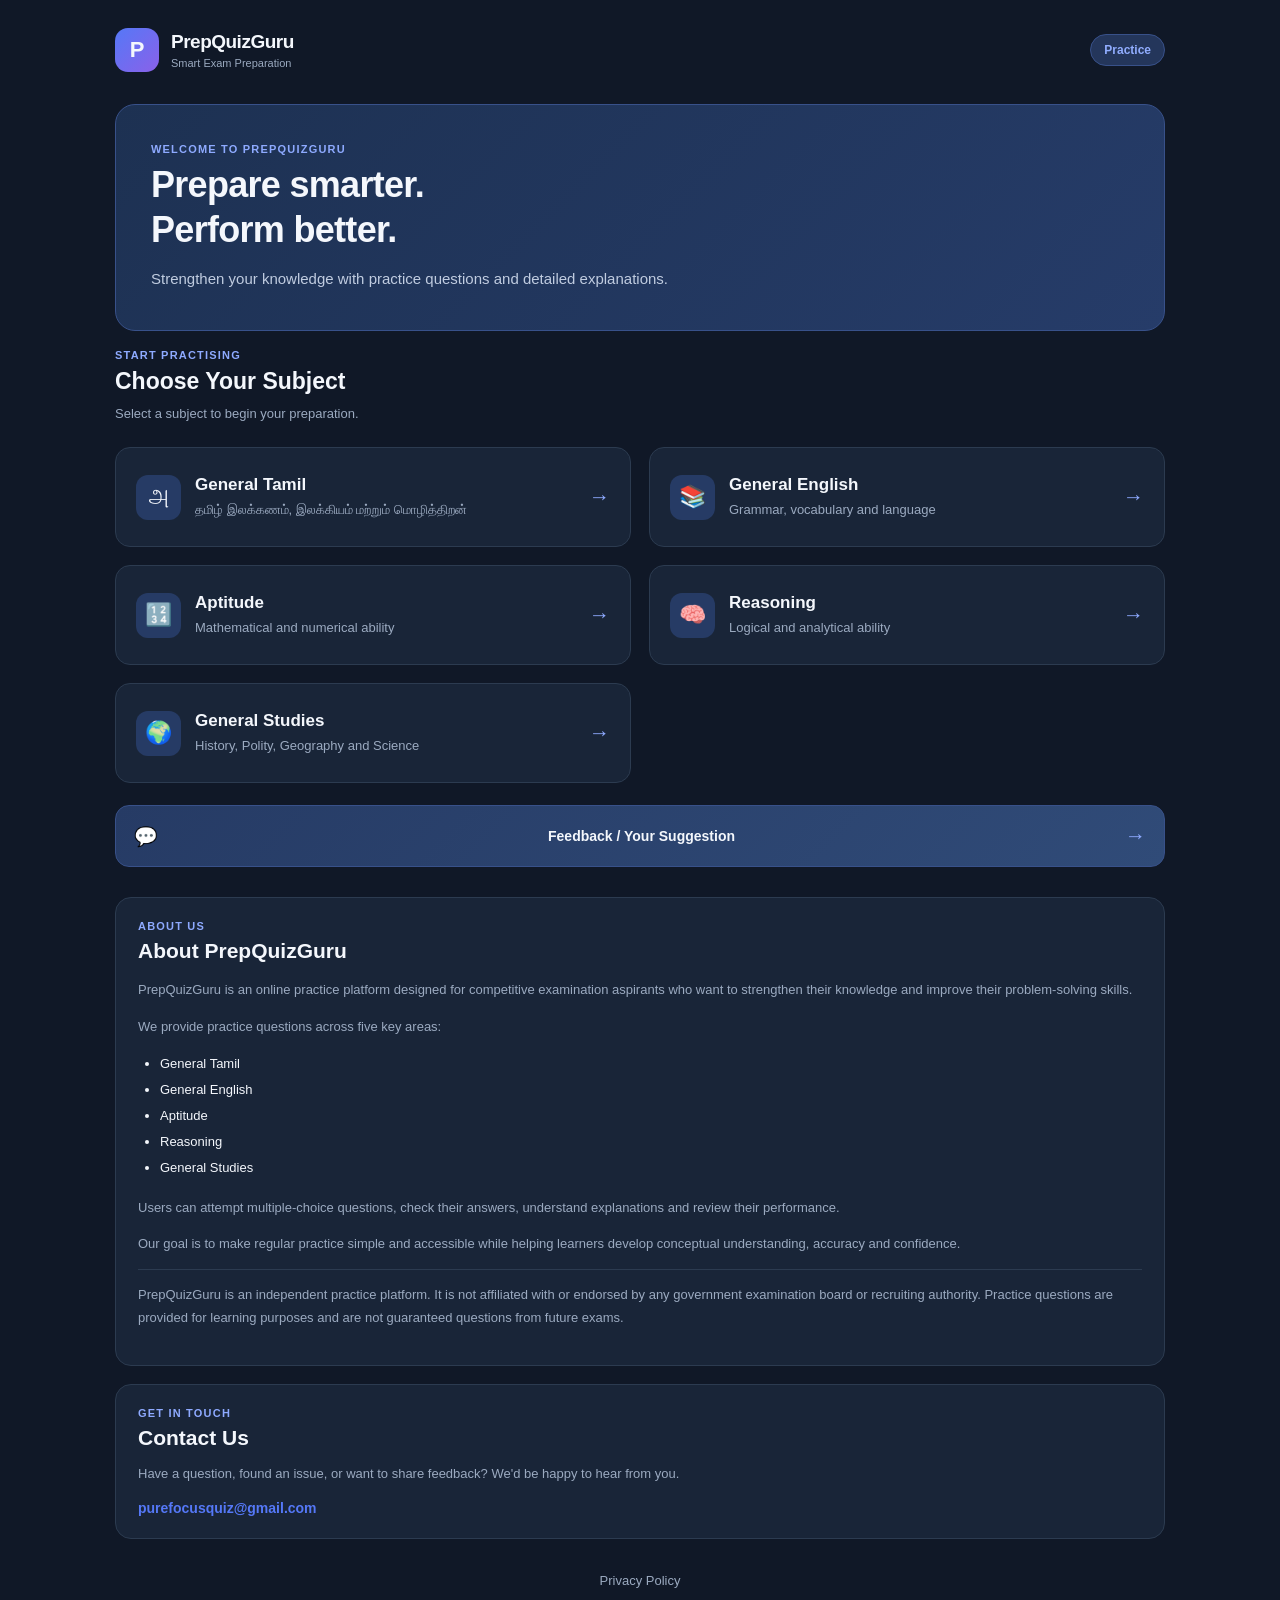
<file: index.html>
<head>
    <meta charset="UTF-8">
    <meta name="viewport" content="width=device-width, initial-scale=1.0">
    <meta name="theme-color" content="#101827">

    <title>PrepQuizGuru</title>

    <script src="https://telegram.org/js/telegram-web-app.js"></script>

    <link rel="stylesheet" href="style.css">
</head>
<body>

<div class="app-container">

    <header class="header">
        <div class="brand">
            <div class="brand-icon">P</div>
            <div>
                <h1>PrepQuizGuru</h1>
                <p>Smart Exam Preparation</p>
            </div>
        </div>

        <div class="exam-badge">Practice</div>
    </header>


    <!-- HOME SCREEN -->

    <main id="home-screen">

        <section class="welcome-section">
            <p class="category-label">WELCOME TO PREPQUIZGURU</p>

            <h2>Prepare smarter.<br>Perform better.</h2>

            <p class="welcome-description">
                Strengthen your knowledge with practice questions
                and detailed explanations.
            </p>
        </section>

        <section class="selection-heading">
            <p class="category-label">START PRACTISING</p>
            <h2>Choose Your Subject</h2>
            <p>Select a subject to begin your preparation.</p>
        </section>

        <div class="selection-list">
            
            <button class="selection-card" data-subject="General Tamil">
                <span class="selection-icon">அ</span>
                <span class="selection-content">
                    <strong>General Tamil</strong>
                    <small>தமிழ் இலக்கணம், இலக்கியம் மற்றும் மொழித்திறன்</small>
                </span>
                <span class="selection-arrow">→</span>
            </button>

            <button class="selection-card" data-subject="General English">
                <span class="selection-icon">📚</span>
                <span class="selection-content">
                    <strong>General English</strong>
                    <small>Grammar, vocabulary and language</small>
                </span>
                <span class="selection-arrow">→</span>
            </button>

            <button class="selection-card" data-subject="Aptitude">
                <span class="selection-icon">🔢</span>
                <span class="selection-content">
                    <strong>Aptitude</strong>
                    <small>Mathematical and numerical ability</small>
                </span>
                <span class="selection-arrow">→</span>
            </button>

            <button class="selection-card" data-subject="Reasoning">
                <span class="selection-icon">🧠</span>
                <span class="selection-content">
                    <strong>Reasoning</strong>
                    <small>Logical and analytical ability</small>
                </span>
                <span class="selection-arrow">→</span>
            </button>

            <button class="selection-card" data-subject="General Studies">
                <span class="selection-icon">🌍</span>
                <span class="selection-content">
                    <strong>General Studies</strong>
                    <small>History, Polity, Geography and Science</small>
                </span>
                <span class="selection-arrow">→</span>
            </button>

        </div>

        <!-- FEEDBACK BUTTON -->
        <section class="feedback-entry-section">
            <button id="open-feedback-btn" class="feedback-entry-btn">
                <span>💬</span>
                Feedback / Your Suggestion
                <span>→</span>
            </button>
        </section>
        
        <!-- ABOUT PREPQUIZGURU -->
        <section class="about-section">
            <p class="category-label">ABOUT US</p>
            <h2>About PrepQuizGuru</h2>

            <p>
                PrepQuizGuru is an online practice platform designed
                for competitive examination aspirants who want to
                strengthen their knowledge and improve their
                problem-solving skills.
            </p>

            <p>We provide practice questions across five key areas:</p>

            <ul>
                <li>General Tamil</li>
                <li>General English</li>
                <li>Aptitude</li>
                <li>Reasoning</li>
                <li>General Studies</li>
            </ul>

            <p>
                Users can attempt multiple-choice questions, check
                their answers, understand explanations and review
                their performance.
            </p>

            <p>
                Our goal is to make regular practice simple and
                accessible while helping learners develop conceptual
                understanding, accuracy and confidence.
            </p>

            <p class="about-disclaimer">
                PrepQuizGuru is an independent practice platform.
                It is not affiliated with or endorsed by any
                government examination board or recruiting authority.
                Practice questions are provided for learning purposes
                and are not guaranteed questions from future exams.
            </p>
        </section>
        
        <!-- CONTACT SECTION -->
        <section class="contact-section">
            <p class="category-label">GET IN TOUCH</p>
            <h2>Contact Us</h2>

            <p>
                Have a question, found an issue, or want to share
                feedback? We'd be happy to hear from you.
            </p>

            <a href="mailto:purefocusquiz@gmail.com"
               class="contact-email">
                purefocusquiz@gmail.com
            </a>
        </section>
        <!-- PRIVACY POLICY LINK -->
        <section class="privacy-link-section">
            <a href="privacy.html">Privacy Policy</a>
        </section>


    </main>


    <!-- FEEDBACK SCREEN -->

    <main id="feedback-screen" class="hidden">

        <section class="feedback-header">
            <p class="category-label">YOUR VOICE MATTERS</p>
            <h2>Feedback / Your Suggestion</h2>

            <p>
                Help us improve PrepQuizGuru. Share your suggestions,
                report an issue, or tell us about your experience.
            </p>
        </section>

        <section class="feedback-form-card">

            <label for="feedback-message">
                Your Feedback
            </label>

            <textarea
                id="feedback-message"
                maxlength="2000"
                placeholder="Write your feedback or suggestion here..."
                rows="7"
            ></textarea>

            <p class="feedback-char-count">
                Maximum 2000 characters
            </p>

            <div id="feedback-status"></div>

            <button id="submit-feedback-btn" class="primary-btn">
                Submit Feedback
            </button>

            <button id="feedback-back-btn" class="secondary-btn">
                ← Back to Subjects
            </button>

        </section>

    </main>


    <!-- QUIZ SCREEN -->

    <main id="quiz-screen" class="hidden">

        
        <section class="quiz-info">
            <div>
                <p class="category-label" id="quiz-category">GENERAL ENGLISH</p>
                <h2>Practice Test</h2>
            </div>
        
            <button
                type="button"
                id="language-toggle"
                class="language-toggle"
                hidden
            >
                தமிழ்
            </button>
        
            <div class="question-count" id="question-count">1 / 10</div>
        </section>


        <section class="progress-section">
            <div class="progress-details">
                <span>Progress</span>
                <span id="progress-percent">10%</span>
            </div>

            <div class="progress-track">
                <div id="progress-fill"></div>
            </div>
        </section>

        <section class="question-card">

            <div class="question-number" id="question-number">
                QUESTION 01
            </div>

            <h2 id="question-text">Loading question...</h2>

            <div class="options" id="options-container"></div>

            <div id="feedback-container"></div>

        </section>

        <section class="navigator-section">

            <div class="navigator-heading">
                <h3>Question Navigator</h3>
                <span id="answered-count">0 answered</span>
            </div>

            <div class="question-grid" id="question-grid"></div>

            <div class="navigator-legend">
                <span><i class="dot answered-dot"></i> Answered</span>
                <span><i class="dot current-dot"></i> Current</span>
                <span><i class="dot unanswered-dot"></i> Unanswered</span>
            </div>

        </section>

        <section class="navigation-buttons">

            <button id="previous-btn" class="secondary-btn">
                ← Previous
            </button>

            <button id="next-btn" class="primary-btn">
                Next →
            </button>

        </section>

        <button id="finish-btn" class="finish-btn">
            Submit Test
        </button>

    </main>


    <!-- RESULT SCREEN -->

    <section id="result-screen" class="hidden">

        <div class="result-icon">🏆</div>

        <h2>Test Completed!</h2>

        <p class="result-subtitle">
            Here is your performance summary.
        </p>

        <div class="result-score" id="result-score">0 / 10</div>

        <div class="result-details">

            <div>
                <strong id="correct-count">0</strong>
                <span>Correct</span>
            </div>

            <div>
                <strong id="wrong-count">0</strong>
                <span>Wrong</span>
            </div>

            <div>
                <strong id="unanswered-count">0</strong>
                <span>Unanswered</span>
            </div>

        </div>

        <h3 id="accuracy-text">Accuracy: 0%</h3>

        <button id="review-btn" class="primary-btn">
            Review Answers
        </button>

    </section>

</div>

<script src="app.js"></script>

</body>
</html>
</file>
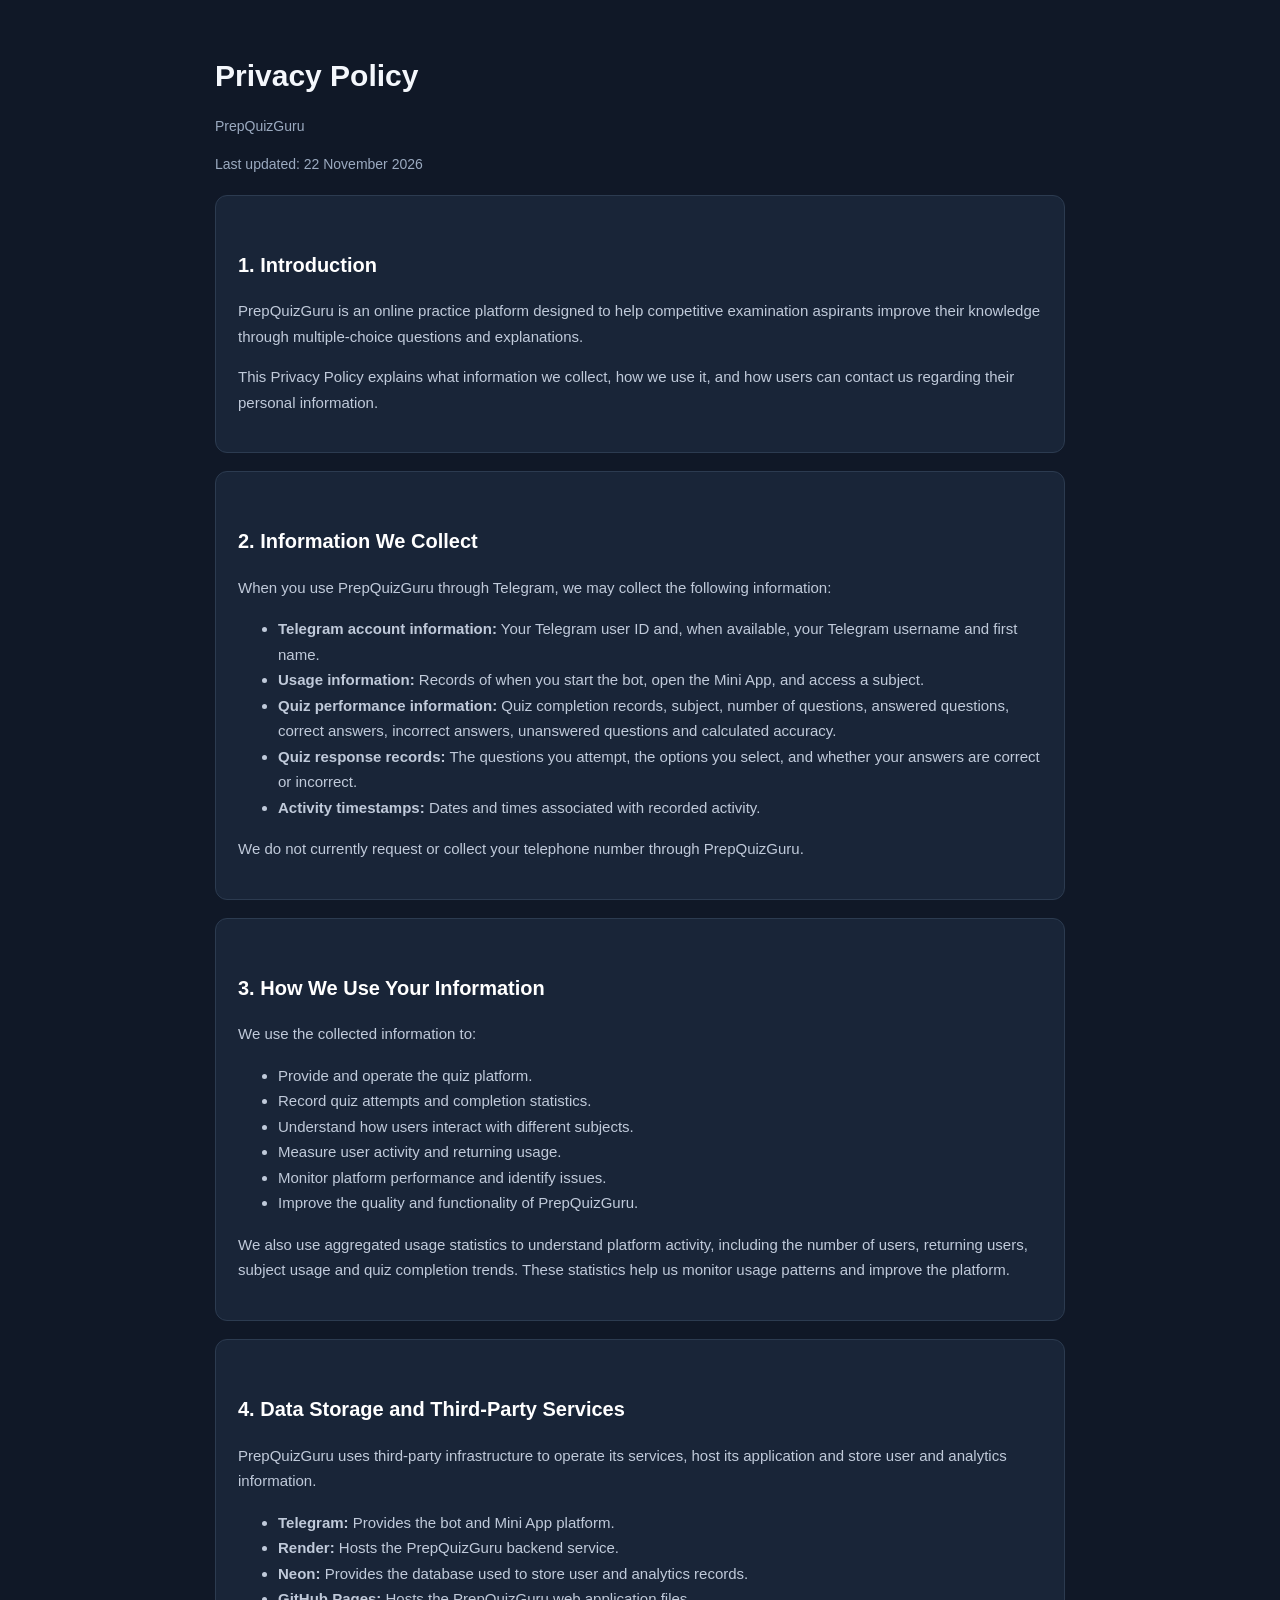
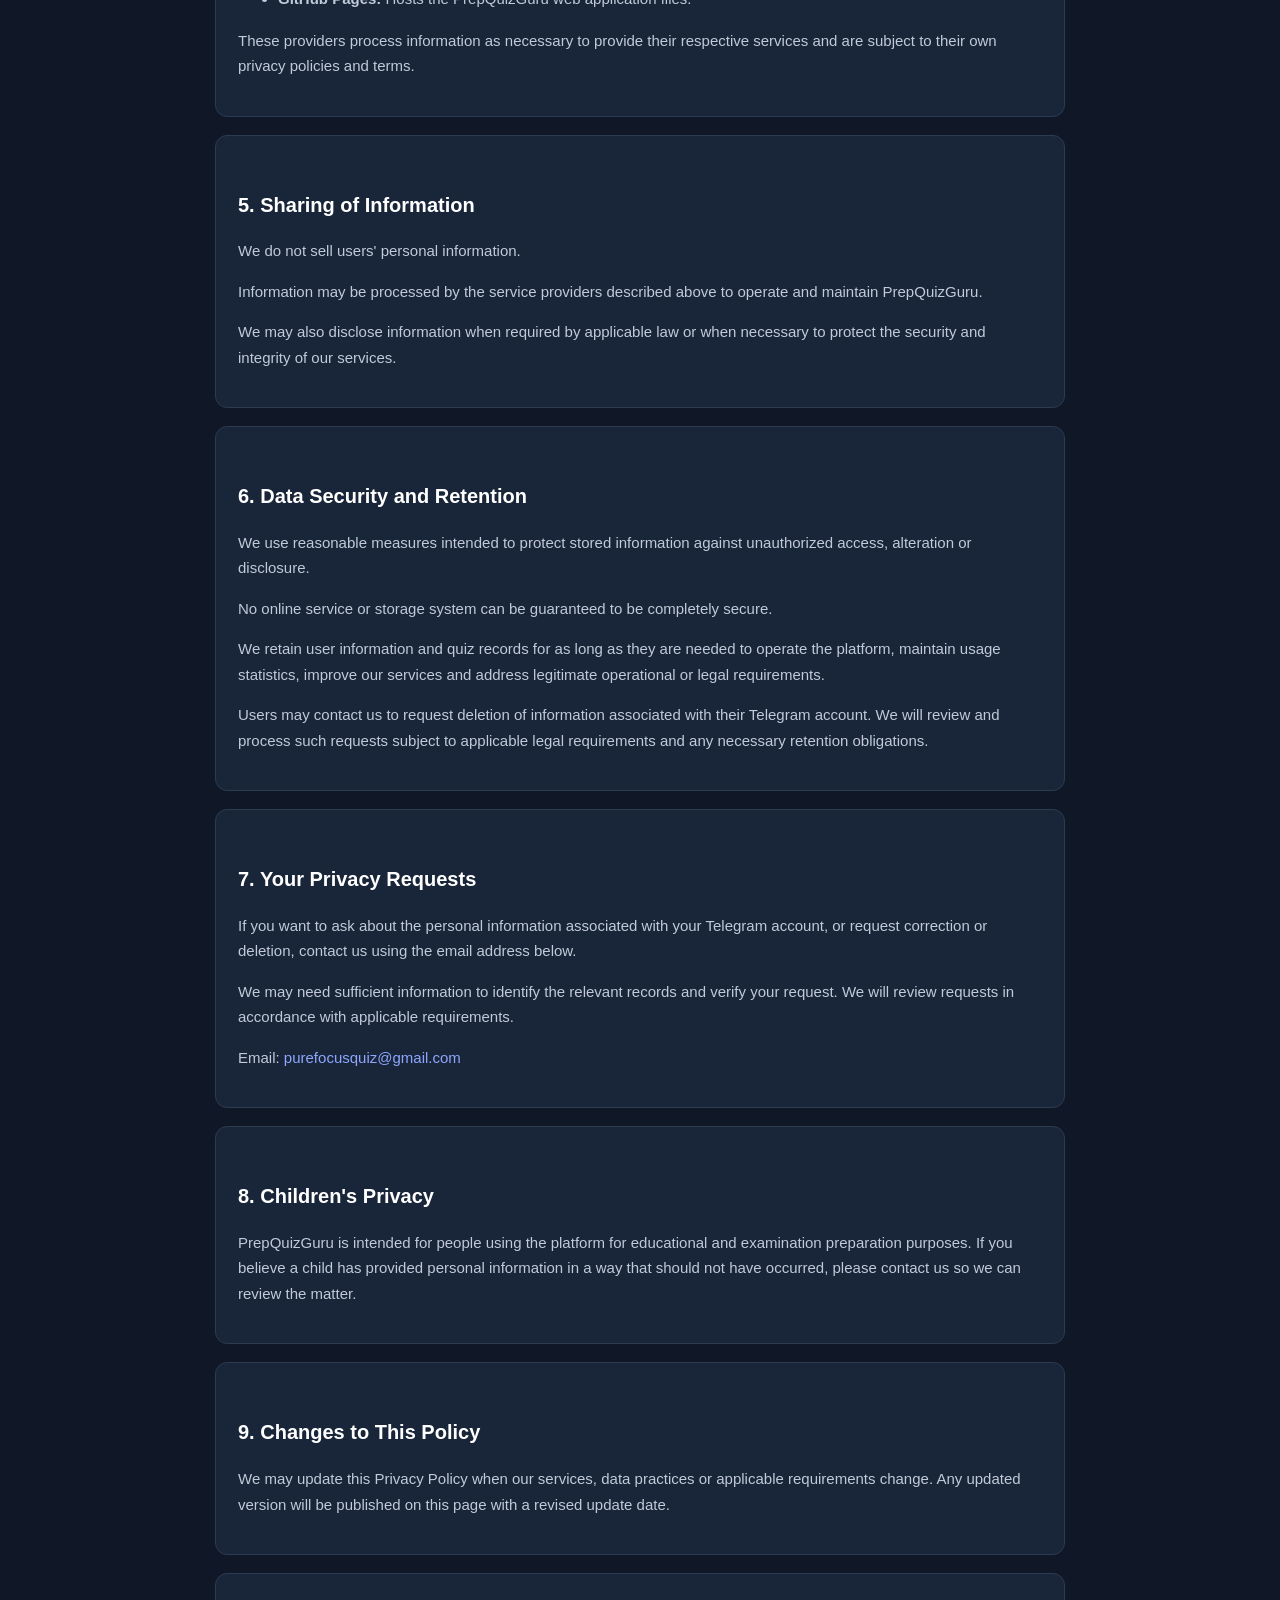
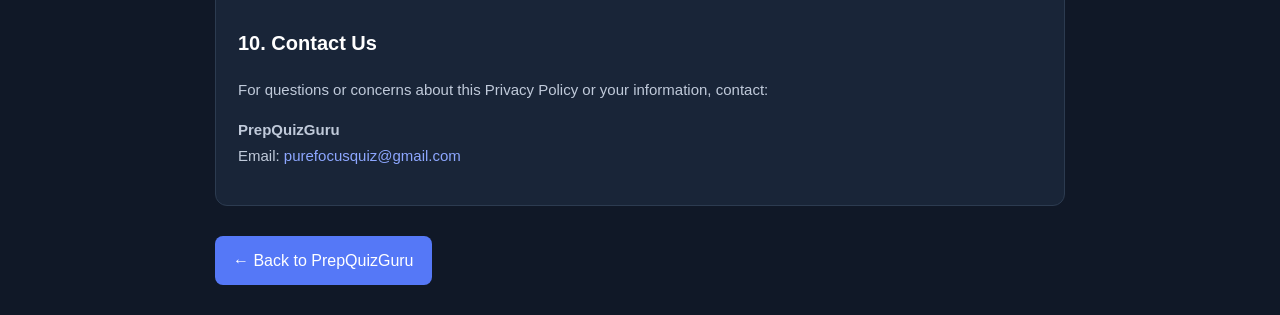
<file: privacy.html>
<!DOCTYPE html>
<html lang="en">
<head>
    <meta charset="UTF-8">
    <meta name="viewport" content="width=device-width, initial-scale=1.0">
    <meta name="theme-color" content="#101827">

    <title>Privacy Policy | PrepQuizGuru</title>

    <style>
        * {
            box-sizing: border-box;
        }

        body {
            margin: 0;
            padding: 30px 18px;
            background: #101827;
            color: #f4f7fc;
            font-family: Arial, sans-serif;
            line-height: 1.7;
        }

        .container {
            max-width: 850px;
            margin: auto;
        }

        h1 {
            font-size: 30px;
            margin-bottom: 5px;
        }

        h2 {
            font-size: 20px;
            margin-top: 30px;
            color: #ffffff;
        }

        p, li {
            color: #c0cada;
            font-size: 15px;
        }

        .subtitle, .updated {
            color: #9baac0;
            font-size: 14px;
        }

        .policy-section {
            background: #192538;
            border: 1px solid #2c3b50;
            border-radius: 12px;
            padding: 22px;
            margin-top: 18px;
        }

        a {
            color: #8da7ff;
            text-decoration: none;
        }

        a:hover {
            text-decoration: underline;
        }

        .back-link {
            display: inline-block;
            margin-top: 30px;
            padding: 11px 18px;
            background: #5578f7;
            color: white;
            border-radius: 8px;
        }

        @media (max-width: 500px) {
            body {
                padding: 22px 14px;
            }

            h1 {
                font-size: 25px;
            }

            .policy-section {
                padding: 17px;
            }
        }
    </style>
</head>

<body>

<div class="container">

    <h1>Privacy Policy</h1>
    <p class="subtitle">PrepQuizGuru</p>
    <p class="updated">Last updated: 22 November 2026</p>

    <div class="policy-section">
        <h2>1. Introduction</h2>

        <p>
            PrepQuizGuru is an online practice platform designed
            to help competitive examination aspirants improve
            their knowledge through multiple-choice questions
            and explanations.
        </p>

        <p>
            This Privacy Policy explains what information we
            collect, how we use it, and how users can contact
            us regarding their personal information.
        </p>
    </div>

    <div class="policy-section">
        <h2>2. Information We Collect</h2>

        <p>
            When you use PrepQuizGuru through Telegram, we may
            collect the following information:
        </p>

        <ul>
            <li>
                <strong>Telegram account information:</strong>
                Your Telegram user ID and, when available,
                your Telegram username and first name.
            </li>

            <li>
                <strong>Usage information:</strong>
                Records of when you start the bot, open the
                Mini App, and access a subject.
            </li>

            <li>
                <strong>Quiz performance information:</strong>
                Quiz completion records, subject, number of
                questions, answered questions, correct answers,
                incorrect answers, unanswered questions and
                calculated accuracy.
            </li>

            <li>
                <strong>Quiz response records:</strong>
                The questions you attempt, the options you select,
                and whether your answers are correct or incorrect.
            </li>

            <li>
                <strong>Activity timestamps:</strong>
                Dates and times associated with recorded
                activity.
            </li>
        </ul>

        <p>
            We do not currently request or collect your
            telephone number through PrepQuizGuru.
        </p>
    </div>

    <div class="policy-section">
        <h2>3. How We Use Your Information</h2>

        <p>We use the collected information to:</p>

        <ul>
            <li>Provide and operate the quiz platform.</li>
            <li>Record quiz attempts and completion statistics.</li>
            <li>Understand how users interact with different subjects.</li>
            <li>Measure user activity and returning usage.</li>
            <li>Monitor platform performance and identify issues.</li>
            <li>Improve the quality and functionality of PrepQuizGuru.</li>
        </ul>

        <p>
            We also use aggregated usage statistics to understand
            platform activity, including the number of users,
            returning users, subject usage and quiz completion
            trends. These statistics help us monitor usage
            patterns and improve the platform.
        </p>
    </div>

    <div class="policy-section">
        <h2>4. Data Storage and Third-Party Services</h2>

        <p>
            PrepQuizGuru uses third-party infrastructure to
            operate its services, host its application and
            store user and analytics information.
        </p>

        <ul>
            <li>
                <strong>Telegram:</strong>
                Provides the bot and Mini App platform.
            </li>

            <li>
                <strong>Render:</strong>
                Hosts the PrepQuizGuru backend service.
            </li>

            <li>
                <strong>Neon:</strong>
                Provides the database used to store user and
                analytics records.
            </li>

            <li>
                <strong>GitHub Pages:</strong>
                Hosts the PrepQuizGuru web application files.
            </li>
        </ul>

        <p>
            These providers process information as necessary
            to provide their respective services and are
            subject to their own privacy policies and terms.
        </p>
    </div>

    <div class="policy-section">
        <h2>5. Sharing of Information</h2>

        <p>
            We do not sell users' personal information.
        </p>

        <p>
            Information may be processed by the service
            providers described above to operate and maintain
            PrepQuizGuru.
        </p>

        <p>
            We may also disclose information when required
            by applicable law or when necessary to protect
            the security and integrity of our services.
        </p>
    </div>

    <div class="policy-section">
        <h2>6. Data Security and Retention</h2>

        <p>
            We use reasonable measures intended to protect
            stored information against unauthorized access,
            alteration or disclosure.
        </p>

        <p>
            No online service or storage system can be
            guaranteed to be completely secure.
        </p>

        <p>
            We retain user information and quiz records for as long
            as they are needed to operate the platform, maintain
            usage statistics, improve our services and address
            legitimate operational or legal requirements.
        </p>

        <p>
            Users may contact us to request deletion of information
            associated with their Telegram account. We will review
            and process such requests subject to applicable
            legal requirements and any necessary retention obligations.
        </p>
    </div>

    <div class="policy-section">
        <h2>7. Your Privacy Requests</h2>

        <p>
            If you want to ask about the personal information
            associated with your Telegram account, or request
            correction or deletion, contact us using the
            email address below.
        </p>

        <p>
            We may need sufficient information to identify
            the relevant records and verify your request.
            We will review requests in accordance with
            applicable requirements.
        </p>

        <p>
            Email:
            <a href="mailto:purefocusquiz@gmail.com">
                purefocusquiz@gmail.com
            </a>
        </p>
    </div>

    <div class="policy-section">
        <h2>8. Children's Privacy</h2>

        <p>
            PrepQuizGuru is intended for people using the
            platform for educational and examination
            preparation purposes. If you believe a child
            has provided personal information in a way
            that should not have occurred, please contact
            us so we can review the matter.
        </p>
    </div>

    <div class="policy-section">
        <h2>9. Changes to This Policy</h2>

        <p>
            We may update this Privacy Policy when our
            services, data practices or applicable
            requirements change. Any updated version
            will be published on this page with a revised
            update date.
        </p>
    </div>

    <div class="policy-section">
        <h2>10. Contact Us</h2>

        <p>
            For questions or concerns about this Privacy
            Policy or your information, contact:
        </p>

        <p>
            <strong>PrepQuizGuru</strong><br>
            Email:
            <a href="mailto:purefocusquiz@gmail.com">
                purefocusquiz@gmail.com
            </a>
        </p>
    </div>

    <a href="./index.html" class="back-link">
        ← Back to PrepQuizGuru
    </a>

</div>

</body>
</html>
</file>
<file: style.css>
:root {
    --background: #101827;
    --card: #192538;
    --card-light: #223249;
    --primary: #5578f7;
    --primary-light: #304b91;
    --text: #f4f7fc;
    --muted: #9baac0;
    --green: #27c58b;
    --red: #f16c78;
    --border: #2c3b50;
}

* {
    margin: 0;
    padding: 0;
    box-sizing: border-box;
}

body {
    background: var(--background);
    color: var(--text);
    font-family: Arial, sans-serif;
    min-height: 100vh;
    padding: 18px;
}

button {
    font-family: inherit;
    cursor: pointer;
}

.app-container {
    width: 100%;
    max-width: 650px;
    margin: auto;
    padding-bottom: 30px;
}

/* Header */

.header {
    display: flex;
    align-items: center;
    justify-content: space-between;
    margin-bottom: 32px;
}

.brand {
    display: flex;
    align-items: center;
    gap: 12px;
}

.brand-icon {
    width: 44px;
    height: 44px;
    background: linear-gradient(135deg, #5578f7, #8a61e9);
    border-radius: 13px;
    display: grid;
    place-items: center;
    font-size: 22px;
    font-weight: bold;
}

.brand h1 {
    font-size: 19px;
    letter-spacing: -0.5px;
}

.brand p {
    color: var(--muted);
    font-size: 11px;
    margin-top: 4px;
}

.exam-badge {
    background: #24365b;
    color: #91adff;
    border: 1px solid #38518a;
    padding: 8px 13px;
    border-radius: 20px;
    font-size: 12px;
    font-weight: bold;
}

/* Quiz information */

.quiz-info {
    display: flex;
    align-items: center;
    justify-content: space-between;
    margin-bottom: 22px;
}

.category-label {
    color: #8eaaff;
    font-size: 11px;
    font-weight: bold;
    letter-spacing: 1.2px;
    margin-bottom: 7px;
}

.quiz-info h2 {
    font-size: 22px;
}

.question-count {
    background: var(--card);
    padding: 9px 13px;
    border-radius: 10px;
    font-size: 13px;
    color: var(--muted);
}

/* Progress */

.progress-section {
    margin-bottom: 24px;
}

.progress-details {
    display: flex;
    justify-content: space-between;
    font-size: 12px;
    color: var(--muted);
    margin-bottom: 9px;
}

.progress-track {
    width: 100%;
    height: 7px;
    background: #28374a;
    border-radius: 20px;
    overflow: hidden;
}

#progress-fill {
    width: 10%;
    height: 100%;
    background: linear-gradient(90deg, #5578f7, #27c58b);
    border-radius: 20px;
    transition: width 0.25s ease;
}

/* Question card */

.question-card {
    background: var(--card);
    border: 1px solid var(--border);
    padding: 23px;
    border-radius: 18px;
    margin-bottom: 25px;
}

.question-number {
    display: inline-block;
    background: #263b65;
    color: #a8bdff;
    padding: 7px 11px;
    border-radius: 7px;
    font-size: 10px;
    font-weight: bold;
    letter-spacing: 1px;
    margin-bottom: 18px;
}

#question-text {
    font-size: 19px;
    line-height: 1.55;
    font-weight: 600;
    margin-bottom: 24px;
}

/* Answer options */

.options {
    display: grid;
    grid-template-columns: 1fr 1fr;
    gap: 12px;
}

.option-btn {
    display: flex;
    align-items: center;
    gap: 11px;
    text-align: left;
    min-height: 58px;
    padding: 12px;
    background: var(--card-light);
    color: var(--text);
    border: 1px solid var(--border);
    border-radius: 12px;
    font-size: 13px;
    transition: 0.2s;
}

.option-btn:hover:not(:disabled) {
    border-color: var(--primary);
    background: #293c5b;
}

.option-letter {
    min-width: 28px;
    height: 28px;
    display: grid;
    place-items: center;
    border-radius: 8px;
    background: #354760;
    font-size: 12px;
    font-weight: bold;
}

.option-btn.selected {
    border: 1px solid var(--primary);
    background: #263c6b;
}

.option-btn.correct {
    border: 1px solid var(--green);
    background: #153d37;
}

.option-btn.wrong {
    border: 1px solid var(--red);
    background: #482b38;
}

.option-btn:disabled {
    cursor: default;
}

/* Feedback */

#feedback-container {
    margin-top: 18px;
}

.feedback-box {
    padding: 15px;
    background: #20354a;
    border: 1px solid var(--border);
    border-radius: 12px;
    line-height: 1.6;
    font-size: 13px;
}

.feedback-box.correct-feedback {
    border-color: var(--green);
}

.feedback-box.wrong-feedback {
    border-color: var(--red);
}

.feedback-title {
    font-weight: bold;
    margin-bottom: 8px;
}

.explanation {
    color: var(--muted);
    margin-top: 9px;
}

/* Question navigator */

.navigator-section {
    background: var(--card);
    border: 1px solid var(--border);
    border-radius: 16px;
    padding: 19px;
    margin-bottom: 20px;
}

.navigator-heading {
    display: flex;
    justify-content: space-between;
    align-items: center;
    margin-bottom: 17px;
}

.navigator-heading h3 {
    font-size: 15px;
}

.navigator-heading span {
    color: var(--muted);
    font-size: 11px;
}

.question-grid {
    display: grid;
    grid-template-columns: repeat(5, 1fr);
    gap: 10px;
}

.question-number-btn {
    height: 42px;
    border-radius: 9px;
    border: 1px solid var(--border);
    background: var(--card-light);
    color: var(--muted);
    font-size: 13px;
    font-weight: bold;
}

.question-number-btn.answered {
    background: #17473c;
    color: #55e0ad;
    border-color: #26775f;
}

.question-number-btn.current {
    background: var(--primary);
    color: white;
    border-color: var(--primary);
}

.navigator-legend {
    display: flex;
    flex-wrap: wrap;
    gap: 15px;
    margin-top: 18px;
    color: var(--muted);
    font-size: 10px;
}

.navigator-legend span {
    display: flex;
    align-items: center;
    gap: 6px;
}

.dot {
    width: 8px;
    height: 8px;
    border-radius: 50%;
    display: inline-block;
}

.answered-dot {
    background: var(--green);
}

.current-dot {
    background: var(--primary);
}

.unanswered-dot {
    background: #66758a;
}

/* Navigation buttons */

.navigation-buttons {
    display: flex;
    gap: 12px;
    margin-bottom: 13px;
}

.primary-btn,
.secondary-btn,
.finish-btn {
    border: none;
    border-radius: 12px;
    min-height: 49px;
    padding: 12px 18px;
    font-size: 13px;
    font-weight: bold;
}

.primary-btn {
    flex: 1;
    background: var(--primary);
    color: white;
}

.primary-btn:disabled,
.secondary-btn:disabled {
    opacity: 0.4;
    cursor: not-allowed;
}

.secondary-btn {
    flex: 1;
    background: var(--card-light);
    color: var(--text);
    border: 1px solid var(--border);
}

.finish-btn {
    width: 100%;
    background: #17473c;
    color: #55e0ad;
    border: 1px solid #26775f;
}

/* Result screen */

#result-screen {
    text-align: center;
    background: var(--card);
    border: 1px solid var(--border);
    border-radius: 20px;
    padding: 30px 20px;
}

.result-icon {
    font-size: 55px;
    margin-bottom: 15px;
}

#result-screen h2 {
    font-size: 24px;
}

.result-subtitle {
    color: var(--muted);
    font-size: 13px;
    margin-top: 9px;
}

.result-score {
    font-size: 38px;
    font-weight: bold;
    margin: 28px 0;
    color: #8eaaff;
}

.result-details {
    display: grid;
    grid-template-columns: repeat(3, 1fr);
    gap: 9px;
    margin-bottom: 25px;
}

.result-details div {
    background: var(--card-light);
    border-radius: 12px;
    padding: 14px 5px;
}

.result-details strong {
    display: block;
    font-size: 22px;
    margin-bottom: 6px;
}

.result-details span {
    font-size: 10px;
    color: var(--muted);
}

#accuracy-text {
    margin-bottom: 22px;
    font-size: 17px;
}

.hidden {
    display: none !important;
}

/* Small screens */

@media (max-width: 420px) {
    body {
        padding: 13px;
    }

    .question-card {
        padding: 17px;
    }

    #question-text {
        font-size: 17px;
    }

    .option-btn {
        font-size: 12px;
        padding: 10px 8px;
    }

    .question-grid {
        gap: 7px;
    }

    .question-number-btn {
        height: 39px;
    }
}

/* =================================
   HOME AND EXAM SELECTION SCREENS
================================= */

.welcome-section {
    background: linear-gradient(135deg, #1d3152, #263c69);
    border: 1px solid #38518a;
    border-radius: 20px;
    padding: 27px 22px;
    margin-bottom: 18px;
}

.welcome-section h2 {
    font-size: 29px;
    line-height: 1.25;
    margin-bottom: 14px;
    letter-spacing: -0.7px;
}

.welcome-description {
    color: #c0cce0;
    font-size: 13px;
    line-height: 1.7;
}

.home-features {
    display: grid;
    grid-template-columns: repeat(3, 1fr);
    gap: 9px;
    margin-bottom: 22px;
}

.feature-item {
    background: var(--card);
    border: 1px solid var(--border);
    border-radius: 12px;
    padding: 14px 7px;
    text-align: center;
}

.feature-item strong {
    display: block;
    font-size: 22px;
    margin-bottom: 9px;
}

.feature-item span {
    color: var(--muted);
    font-size: 10px;
    line-height: 1.4;
}


/* Selection headings */

.selection-heading {
    margin-bottom: 23px;
}

.selection-heading h2 {
    font-size: 23px;
    margin-bottom: 9px;
}

.selection-heading > p:last-child {
    color: var(--muted);
    font-size: 13px;
    line-height: 1.6;
}


/* Exam and subject cards */

.selection-list {
    display: grid;
    gap: 13px;
    margin-bottom: 22px;
}

.selection-card {
    display: flex;
    align-items: center;
    width: 100%;
    min-height: 82px;
    padding: 15px;
    gap: 14px;
    background: var(--card);
    color: var(--text);
    border: 1px solid var(--border);
    border-radius: 15px;
    text-align: left;
    transition: 0.2s ease;
}

.selection-card:hover {
    border-color: var(--primary);
    background: var(--card-light);
    transform: translateY(-2px);
}

.selection-icon {
    width: 45px;
    height: 45px;
    min-width: 45px;
    display: grid;
    place-items: center;
    background: #263b65;
    border-radius: 12px;
    font-size: 22px;
}

.selection-content {
    display: flex;
    flex-direction: column;
    gap: 6px;
    flex: 1;
}

.selection-content strong {
    font-size: 15px;
}

.selection-content small {
    color: var(--muted);
    font-size: 11px;
    line-height: 1.4;
}

.selection-arrow {
    color: #8eaaff;
    font-size: 21px;
}

.coming-soon {
    color: #f0c674 !important;
    font-weight: bold;
}


/* Back buttons */

.back-btn {
    width: 100%;
    margin-top: 3px;
}


/* Mobile adjustments */

@media (max-width: 420px) {

    .welcome-section {
        padding: 23px 17px;
    }

    .welcome-section h2 {
        font-size: 26px;
    }

    .home-features {
        gap: 7px;
    }

    .feature-item {
        padding: 12px 5px;
    }

    .feature-item span {
        font-size: 9px;
    }

    .selection-card {
        padding: 13px;
        gap: 11px;
    }

    .selection-content strong {
        font-size: 14px;
    }
}

/* =================================
   DESKTOP LAYOUT
================================= */

@media (min-width: 480px) {

    body {
        padding: 28px 36px;
    }

    .app-container {
        max-width: 1050px;
    }

    .welcome-section {
        padding: 38px 35px;
    }

    .welcome-section h2 {
        font-size: 36px;
    }

    .welcome-description {
        font-size: 15px;
        max-width: 700px;
    }

    .selection-list {
        grid-template-columns: repeat(2, minmax(0, 1fr));
        gap: 18px;
    }

    .selection-card {
        min-height: 100px;
        padding: 20px;
    }

    .selection-content strong {
        font-size: 17px;
    }

    .selection-content small {
        font-size: 13px;
    }

    .question-grid {
        grid-template-columns: repeat(10, minmax(0, 1fr));
        gap: 10px;
    }

    .question-number-btn {
        height: 46px;
    }

    .question-card {
        padding: 30px;
    }

    #question-text {
        font-size: 21px;
    }

    .option-btn {
        min-height: 65px;
        padding: 15px;
        font-size: 15px;
    }

    .primary-btn,
    .secondary-btn,
    .finish-btn {
        min-height: 54px;
        font-size: 14px;
    }
}

/* About section */

.about-section {
    background: var(--card);
    border: 1px solid var(--border);
    border-radius: 16px;
    padding: 22px;
    margin-top: 30px;
}

.about-section h2 {
    font-size: 21px;
    margin-bottom: 15px;
}

.about-section p:not(.category-label) {
    color: var(--muted);
    font-size: 13px;
    line-height: 1.8;
    margin-bottom: 13px;
}

.about-section ul {
    padding-left: 22px;
    margin: 10px 0 15px;
    color: var(--text);
    font-size: 13px;
    line-height: 2;
}

.about-section .about-disclaimer {
    border-top: 1px solid var(--border);
    padding-top: 13px;
    margin-bottom: 0;
    font-size: 11px;
}

/* Contact section */

.contact-section {
    background: var(--card);
    border: 1px solid var(--border);
    border-radius: 16px;
    padding: 22px;
    margin-top: 18px;
}

.contact-section h2 {
    font-size: 21px;
    margin-bottom: 12px;
}

.contact-section p:not(.category-label) {
    color: var(--muted);
    font-size: 13px;
    line-height: 1.8;
    margin-bottom: 15px;
}

.contact-email {
    color: var(--primary);
    font-size: 14px;
    font-weight: 600;
    text-decoration: none;
    overflow-wrap: anywhere;
}

.contact-email:hover {
    text-decoration: underline;
}
/* Privacy Policy Link */

.privacy-link-section {
    text-align: center;
    margin-top: 18px;
    padding: 16px;
}

.privacy-link-section a {
    color: var(--muted);
    font-size: 13px;
    text-decoration: none;
    transition: color 0.2s ease;
}

.privacy-link-section a:hover {
    color: var(--primary);
    text-decoration: underline;
}


/* =================================
   FEEDBACK SCREEN
================================= */

/* Feedback entry button */

.feedback-entry-section {
    margin-top: 5px;
    margin-bottom: 25px;
}

.feedback-entry-btn {
    display: flex;
    align-items: center;
    justify-content: space-between;
    gap: 12px;
    width: 100%;
    min-height: 62px;
    padding: 15px 18px;
    background: linear-gradient(135deg, #263b65, #304b78);
    color: var(--text);
    border: 1px solid #38518a;
    border-radius: 14px;
    font-size: 14px;
    font-weight: bold;
    text-align: left;
    transition: 0.2s ease;
}

.feedback-entry-btn:hover {
    border-color: var(--primary);
    background: #30466f;
    transform: translateY(-2px);
}

.feedback-entry-btn span:first-child {
    font-size: 19px;
}

.feedback-entry-btn span:last-child {
    color: #8eaaff;
    font-size: 21px;
}


/* Feedback screen header */

.feedback-header {
    background: linear-gradient(135deg, #1d3152, #263c69);
    border: 1px solid #38518a;
    border-radius: 18px;
    padding: 25px 22px;
    margin-bottom: 20px;
}

.feedback-header h2 {
    font-size: 24px;
    line-height: 1.35;
    margin-bottom: 12px;
}

.feedback-header > p:last-child {
    color: #c0cce0;
    font-size: 13px;
    line-height: 1.7;
}


/* Feedback form */

.feedback-form-card {
    background: var(--card);
    border: 1px solid var(--border);
    border-radius: 16px;
    padding: 22px;
}

.feedback-form-card label {
    display: block;
    font-size: 14px;
    font-weight: bold;
    margin-bottom: 12px;
}

#feedback-message {
    display: block;
    width: 100%;
    min-height: 170px;
    padding: 15px;
    background: var(--card-light);
    color: var(--text);
    border: 1px solid var(--border);
    border-radius: 12px;
    font-family: inherit;
    font-size: 14px;
    line-height: 1.7;
    resize: vertical;
    outline: none;
}

#feedback-message::placeholder {
    color: #8191a8;
}

#feedback-message:focus {
    border-color: var(--primary);
}

.feedback-char-count {
    color: var(--muted);
    font-size: 11px;
    text-align: right;
    margin-top: 9px;
    margin-bottom: 18px;
}


/* Submission status messages */

#feedback-status {
    display: none;
    padding: 12px 14px;
    margin-bottom: 15px;
    border-radius: 10px;
    font-size: 13px;
    line-height: 1.6;
}

#feedback-status.success {
    display: block;
    color: #55e0ad;
    background: #153d37;
    border: 1px solid var(--green);
}

#feedback-status.error {
    display: block;
    color: #ff9ba5;
    background: #482b38;
    border: 1px solid var(--red);
}


/* Feedback form buttons */

#submit-feedback-btn,
#feedback-back-btn {
    display: block;
    width: 100%;
    margin-top: 12px;
    flex: none;
}

#feedback-back-btn {
    margin-top: 10px;
}


/* Feedback screen mobile adjustments */

@media (max-width: 420px) {

    .feedback-header {
        padding: 22px 17px;
    }

    .feedback-header h2 {
        font-size: 21px;
    }

    .feedback-form-card {
        padding: 17px;
    }

    #feedback-message {
        min-height: 155px;
        font-size: 13px;
    }

    .feedback-entry-btn {
        font-size: 13px;
        padding: 14px;
    }
}


/* Feedback screen desktop adjustments */

@media (min-width: 480px) {

    .feedback-header {
        padding: 35px;
    }

    .feedback-header h2 {
        font-size: 29px;
    }

    .feedback-form-card {
        padding: 30px;
    }

    #feedback-message {
        min-height: 200px;
        font-size: 15px;
    }
}


/* English / Tamil language toggle */
.language-toggle {
    padding: 9px 16px;
    border: 1px solid #5578f7;
    border-radius: 8px;
    background: #192538;
    color: #ffffff;
    font-size: 14px;
    font-weight: 600;
    cursor: pointer;
    white-space: nowrap;
    transition: background 0.2s ease;
}

.language-toggle:hover {
    background: #263b65;
}

.language-toggle:active {
    transform: scale(0.97);
}

.language-toggle[hidden] {
    display: none;
}
/* Tamil language font support */
body {
    font-family: Arial, "Noto Sans Tamil", "Latha", sans-serif;
}
</file>
